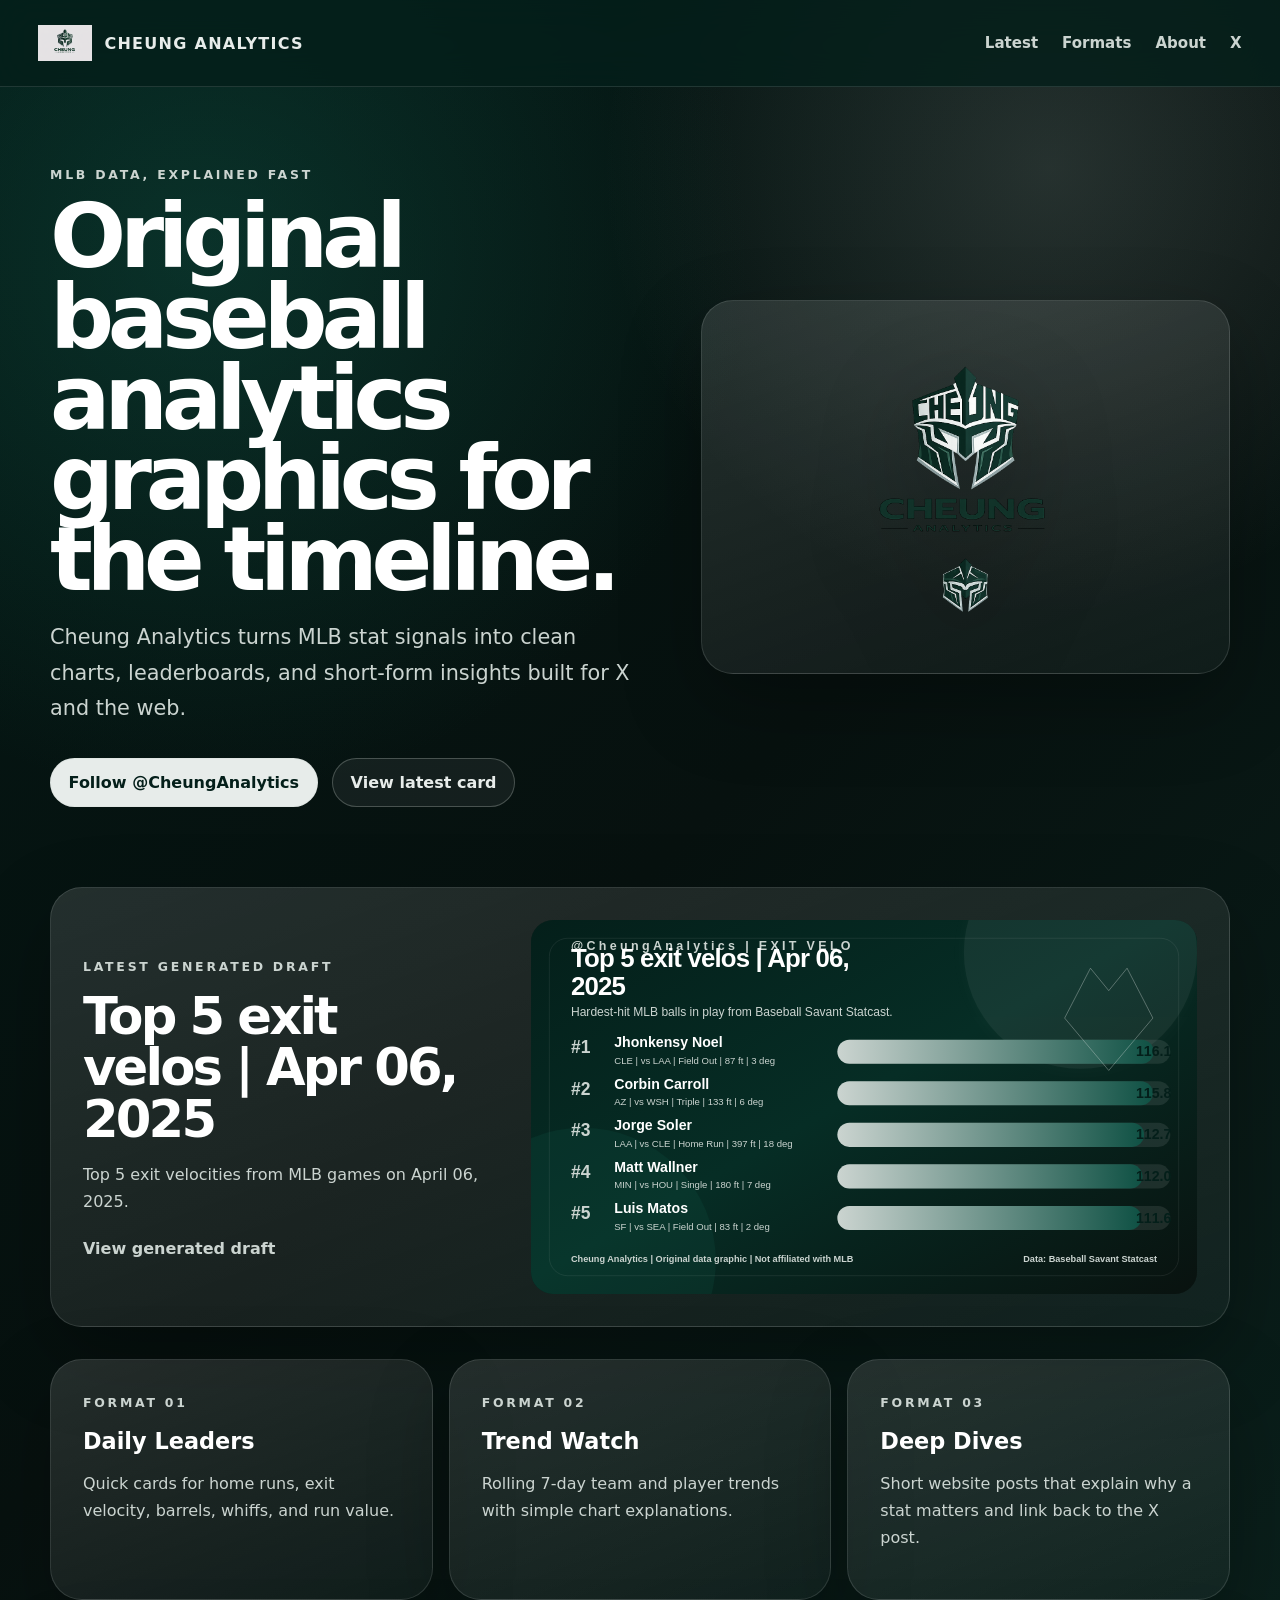
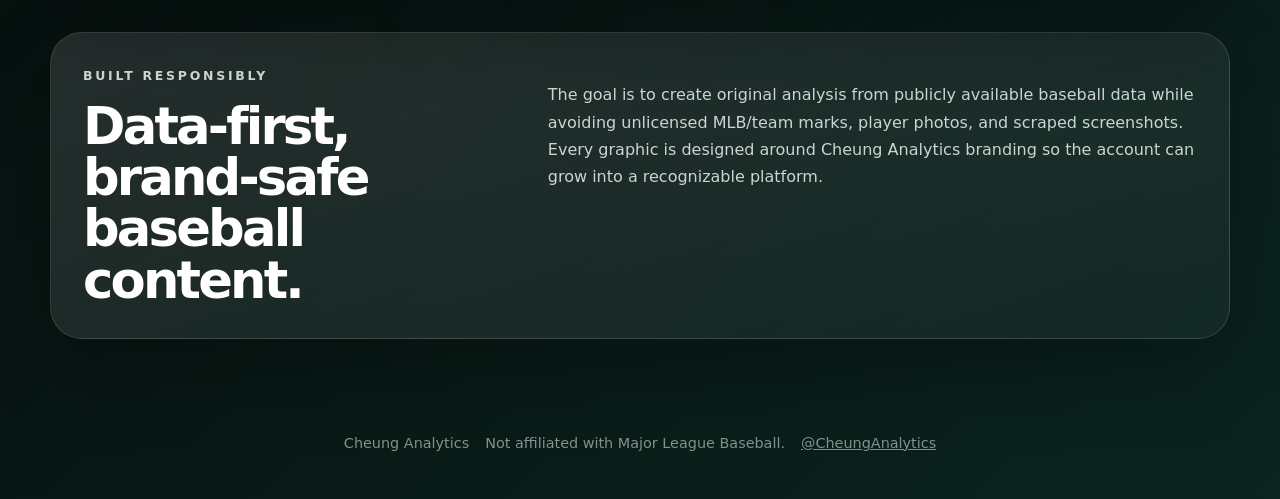
<file: site/index.html>
<!doctype html>
<html lang="en">
  <head>
    <meta charset="utf-8">
    <meta name="viewport" content="width=device-width, initial-scale=1">
    <meta name="description" content="Cheung Analytics turns MLB data into sharp, original baseball insight and branded stat graphics.">
    <title>Cheung Analytics | MLB Data, Graphics, and Trends</title>
    <link rel="stylesheet" href="styles.css">
  </head>
  <body>
    <header class="site-header">
      <a class="brand" href="./" aria-label="Cheung Analytics home">
        <img src="assets/brand/cheung-analytics-primary-logo.png" alt="Cheung Analytics logo">
        <span>Cheung Analytics</span>
      </a>
      <nav aria-label="Primary navigation">
        <a href="#latest">Latest</a>
        <a href="#formats">Formats</a>
        <a href="#about">About</a>
        <a href="https://x.com/CheungAnalytics">X</a>
      </nav>
    </header>

    <main>
      <section class="hero">
        <div class="hero-copy">
          <p class="eyebrow">MLB data, explained fast</p>
          <h1>Original baseball analytics graphics for the timeline.</h1>
          <p>
            Cheung Analytics turns MLB stat signals into clean charts, leaderboards,
            and short-form insights built for X and the web.
          </p>
          <div class="hero-actions">
            <a class="button primary" href="https://x.com/CheungAnalytics">Follow @CheungAnalytics</a>
            <a class="button secondary" href="#latest">View latest card</a>
          </div>
        </div>
        <div class="hero-card" aria-label="Cheung Analytics brand preview">
          <img src="assets/brand/cheung-analytics-banner-logo.png" alt="Cheung Analytics Spartan banner logo">
        </div>
      </section>

      <section id="latest" class="panel latest-panel">
        <div>
          <p class="eyebrow">Latest generated draft</p>
          <h2 id="latest-title">MLB stat card loading</h2>
          <p id="latest-summary">
            Run <code>python scripts\generate_draft.py --season 2026</code> to create the first live draft.
          </p>
          <a id="latest-link" class="text-link" href="generated/index.json">View generated metadata</a>
        </div>
        <div class="graphic-frame">
          <img id="latest-graphic" src="assets/brand/cheung-analytics-banner-logo.png" alt="Latest Cheung Analytics stat graphic">
        </div>
      </section>

      <section id="formats" class="content-grid">
        <article class="panel">
          <p class="eyebrow">Format 01</p>
          <h3>Daily Leaders</h3>
          <p>Quick cards for home runs, exit velocity, barrels, whiffs, and run value.</p>
        </article>
        <article class="panel">
          <p class="eyebrow">Format 02</p>
          <h3>Trend Watch</h3>
          <p>Rolling 7-day team and player trends with simple chart explanations.</p>
        </article>
        <article class="panel">
          <p class="eyebrow">Format 03</p>
          <h3>Deep Dives</h3>
          <p>Short website posts that explain why a stat matters and link back to the X post.</p>
        </article>
      </section>

      <section id="about" class="panel about">
        <div>
          <p class="eyebrow">Built responsibly</p>
          <h2>Data-first, brand-safe baseball content.</h2>
        </div>
        <p>
          The goal is to create original analysis from publicly available baseball data while avoiding
          unlicensed MLB/team marks, player photos, and scraped screenshots. Every graphic is designed
          around Cheung Analytics branding so the account can grow into a recognizable platform.
        </p>
      </section>
    </main>

    <footer>
      <span>Cheung Analytics</span>
      <span>Not affiliated with Major League Baseball.</span>
      <a href="https://x.com/CheungAnalytics">@CheungAnalytics</a>
    </footer>

    <script src="app.js"></script>
  </body>
</html>
</file>
<file: site/styles.css>
:root {
  --green-950: #041f1a;
  --green-900: #062d25;
  --green-800: #0b3f35;
  --green-600: #146553;
  --silver-200: #e7ecea;
  --silver-300: #cbd4d0;
  --silver-500: #84918b;
  --ink: #07110f;
  --white: #ffffff;
  --glow: rgba(203, 212, 208, 0.28);
  --shadow: rgba(0, 0, 0, 0.28);
}

* {
  box-sizing: border-box;
}

html {
  scroll-behavior: smooth;
}

body {
  margin: 0;
  min-height: 100vh;
  color: var(--silver-200);
  font-family: Inter, ui-sans-serif, system-ui, -apple-system, BlinkMacSystemFont, "Segoe UI", sans-serif;
  background:
    radial-gradient(circle at 16% 12%, rgba(20, 101, 83, 0.36), transparent 34rem),
    radial-gradient(circle at 82% 8%, rgba(203, 212, 208, 0.16), transparent 28rem),
    linear-gradient(135deg, #031714 0%, #07110f 45%, #0b241f 100%);
}

a {
  color: inherit;
}

img {
  display: block;
  max-width: 100%;
}

.site-header {
  position: sticky;
  top: 0;
  z-index: 20;
  display: flex;
  align-items: center;
  justify-content: space-between;
  gap: 1rem;
  padding: 1rem clamp(1rem, 3vw, 3rem);
  border-bottom: 1px solid rgba(203, 212, 208, 0.14);
  background: rgba(4, 31, 26, 0.82);
  backdrop-filter: blur(18px);
}

.brand {
  display: flex;
  align-items: center;
  gap: 0.75rem;
  font-weight: 900;
  letter-spacing: 0.08em;
  text-decoration: none;
  text-transform: uppercase;
}

.brand img {
  width: 54px;
  height: 54px;
  object-fit: contain;
}

nav {
  display: flex;
  align-items: center;
  gap: clamp(0.75rem, 2vw, 1.5rem);
  color: var(--silver-300);
  font-size: 0.94rem;
  font-weight: 700;
}

nav a {
  text-decoration: none;
}

nav a:hover,
.text-link:hover {
  color: var(--white);
}

main {
  width: min(1180px, calc(100% - 2rem));
  margin: 0 auto;
}

.hero {
  display: grid;
  grid-template-columns: minmax(0, 1fr) minmax(320px, 0.9fr);
  gap: clamp(2rem, 5vw, 5rem);
  align-items: center;
  min-height: 76vh;
  padding: 5rem 0 4rem;
}

.hero-copy h1 {
  max-width: 780px;
  margin: 0;
  color: var(--white);
  font-size: clamp(3rem, 7vw, 6.8rem);
  line-height: 0.9;
  letter-spacing: -0.07em;
}

.hero-copy p:not(.eyebrow) {
  max-width: 650px;
  color: var(--silver-300);
  font-size: clamp(1.05rem, 2vw, 1.3rem);
  line-height: 1.7;
}

.eyebrow {
  margin: 0 0 0.9rem;
  color: var(--silver-300);
  font-size: 0.78rem;
  font-weight: 900;
  letter-spacing: 0.22em;
  text-transform: uppercase;
}

.hero-actions {
  display: flex;
  flex-wrap: wrap;
  gap: 0.9rem;
  margin-top: 2rem;
}

.button {
  display: inline-flex;
  align-items: center;
  justify-content: center;
  min-height: 48px;
  padding: 0.85rem 1.1rem;
  border: 1px solid rgba(203, 212, 208, 0.28);
  border-radius: 999px;
  font-weight: 900;
  text-decoration: none;
}

.button.primary {
  color: var(--green-950);
  background: var(--silver-200);
}

.button.secondary {
  color: var(--silver-200);
  background: rgba(255, 255, 255, 0.06);
}

.hero-card,
.panel {
  border: 1px solid rgba(203, 212, 208, 0.16);
  border-radius: 32px;
  background: linear-gradient(160deg, rgba(255, 255, 255, 0.12), rgba(255, 255, 255, 0.035));
  box-shadow: 0 30px 80px var(--shadow);
}

.hero-card {
  padding: clamp(1rem, 3vw, 2rem);
  overflow: hidden;
}

.hero-card img {
  width: 100%;
  border-radius: 22px;
  filter: drop-shadow(0 24px 45px var(--shadow));
}

.panel {
  padding: clamp(1.25rem, 3vw, 2rem);
}

.latest-panel {
  display: grid;
  grid-template-columns: minmax(260px, 0.75fr) minmax(320px, 1.25fr);
  gap: clamp(1.5rem, 4vw, 3rem);
  align-items: center;
  margin: 1rem 0 2rem;
}

.latest-panel h2,
.about h2 {
  margin: 0;
  color: var(--white);
  font-size: clamp(2rem, 4vw, 4rem);
  line-height: 1;
  letter-spacing: -0.055em;
}

.latest-panel p,
.about p,
.panel p {
  color: var(--silver-300);
  line-height: 1.7;
}

code {
  color: var(--white);
  font-size: 0.92em;
}

.text-link {
  display: inline-flex;
  margin-top: 0.5rem;
  color: var(--silver-300);
  font-weight: 900;
  text-decoration: none;
}

.graphic-frame {
  border-radius: 22px;
  overflow: hidden;
  background: rgba(0, 0, 0, 0.25);
}

.content-grid {
  display: grid;
  grid-template-columns: repeat(3, minmax(0, 1fr));
  gap: 1rem;
  margin: 2rem 0;
}

.content-grid h3 {
  margin: 0;
  color: var(--white);
  font-size: 1.4rem;
}

.about {
  display: grid;
  grid-template-columns: 0.8fr 1.2fr;
  gap: 2rem;
  margin: 2rem 0 4rem;
}

footer {
  display: flex;
  flex-wrap: wrap;
  justify-content: center;
  gap: 1rem;
  padding: 2rem 1rem 3rem;
  color: var(--silver-500);
  font-size: 0.9rem;
}

@media (max-width: 860px) {
  .site-header,
  .hero,
  .latest-panel,
  .about {
    grid-template-columns: 1fr;
  }

  .site-header {
    align-items: flex-start;
    flex-direction: column;
  }

  .hero {
    min-height: auto;
    padding-top: 3rem;
  }

  .content-grid {
    grid-template-columns: 1fr;
  }
}
</file>
